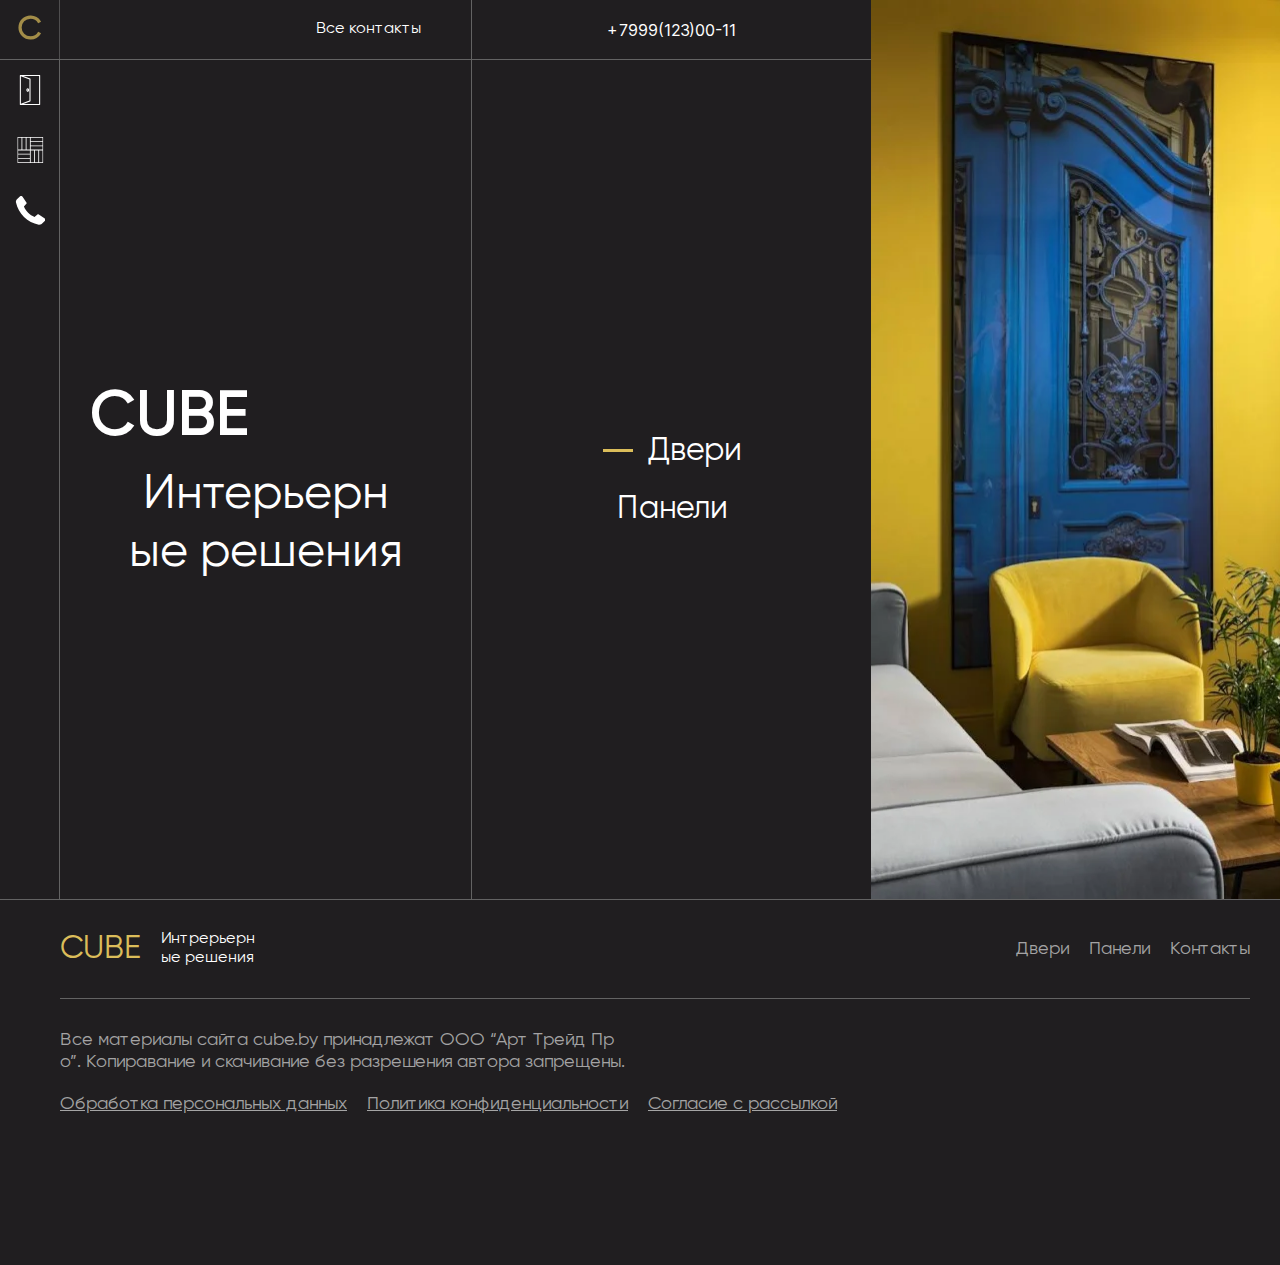
<file: index.html>
<!DOCTYPE html>
<html lang="ru">
 <head>
  <meta charset="UTF-8">
  <link rel="stylesheet" href="global/base.css">
  <meta name="viewport" content="width=device-width, initial-scale=1.0">
  <title>Cube - главная</title>
 </head>
 <body>
  <main>
   <section class="home">
    <div class="home__body">
     <div class="home__container">
      <header class="header">
      <div class="header__body">
       <a class="header__logo logo --link" href="#">
        <span>C</span>
       </a>
       <div class="header__menu">
        <nav class="header__navigation">
         <ul class="header__list">
          <li class="header__list-item">
           <a class="header__link" href="#">
            <span>Все контакты</span>
           </a>
          </li>
         </ul>
        </nav>
       </div>
       <div class="header__content">
        <button class="header__menu-button">
         <span class="header__menu-icon">
          <span></span>
         </span>
        </button>
       </div>
      </div>
      </header>
      <div class="home__wrapper">
      <div class="sidebar">
       <nav class="sidebar__navigation">
        <ul class="sidebar__list">
         <li class="sidebar__list-item">
          <a class="sidebar__button" href="pages/doors.html" data-tooltip="Двери">
           <span class="icon doors"></span>
           <span class="sidebar__icon-text">Двери</span>
          </a>
         </li>
         <li class="sidebar__list-item">
          <a class="sidebar__button" href="pages/panels.html" data-tooltip="Панели">
           <span class="icon panels"></span>
           <span class="sidebar__icon-text">Панели</span>
          </a>
         </li>
         <li class="sidebar__list-item">
          <a class="sidebar__button sidebar__phone-button" href="tel:+79991230011" data-tooltip="+79991230011" data-da=".header__content, 992, 2">
           <span class="sidebar__icon icon phone"></span>
          </a>
         </li>
        </ul>
       </nav>
      </div>
      <div class="home__content">
       <div class="home__content-wrapper">
        <h1 class="home__title title" data-tooltip="Панели">Cube</h1>
        <h2 class="home__description description">Интерьерные решения</h2>
       </div>
      </div>
      </div>      
     </div>
     <div class="home__sidebar">
      <div class="home__sidebar-header">
       <div class="home__phone" data-da=".header__content, 992, 0">
        <a class="home__phone-link" href="tel:+79991230011">
         <span>+7999(123)00-11</span>
        </a>
       </div>   
      </div>
      <nav class="home__navigation" data-da=".home__content, 992, 2">
       <ul class="home__list">
        <li class="home__list-item">
         <span class="home__link --open">
          <span>Двери</span>
         </span>
        </li>
        <li class="home__list-item">
         <a class="home__link" href="#">
          <span>Панели</span>
         </a>
        </li>
       </ul>
      </nav>
      <span></span>
     </div>
    </div>
   </section>
  </main>
  <footer class="footer">
   <div class="footer__body">
    <div class="footer__top">
     <div class="footer__logo logo">
      <span>CUBE</span>
      <span class="footer__logo-text">Интрерьерные решения</span>
     </div>
     <nav class="footer__navigation">
      <ul class="footer__list">
       <li class="footer__list-item">
        <a class="footer__link" href="#">
         <span>Двери</span>
        </a>
       </li>
       <li class="footer__list-item">
        <a class="footer__link" href="#">
         <span>Панели</span>
        </a>
       </li>
       <li class="footer__list-item">
        <a class="footer__link" href="#">
         <span>Контакты</span>
        </a>
       </li>
      </ul>
     </nav>
    </div>
    <div class="footer__bottom">
     <div class="footer__copyright">
      <span>
       Все материалы сайта cube.by принадлежат ООО “Арт Трейд Про”.
       Копиравание и скачивание без разрешения автора запрещены.
      </span>
     </div>
     <nav class="footer__navigation">
      <ul class="footer__list">
       <li class="footer__list-item">
        <a class="footer__copyright-link footer__link" href="#">
         <span>Обработка персональных данных</span>
        </a>
       </li>
       <li class="footer__list-item">
        <a class="footer__copyright-link footer__link" href="#">
         <span>Политика конфиденциальности</span>
        </a>
       </li>
       <li class="footer__list-item">
        <a class="footer__copyright-link footer__link" href="#">
         <span>Согласие с рассылкой</span>
        </a>
       </li>
      </ul>
     </nav>
    </div>
   </div>
  </footer>
  <script type="module" src="global/app.js"></script>
 </body>
</html>
</file>
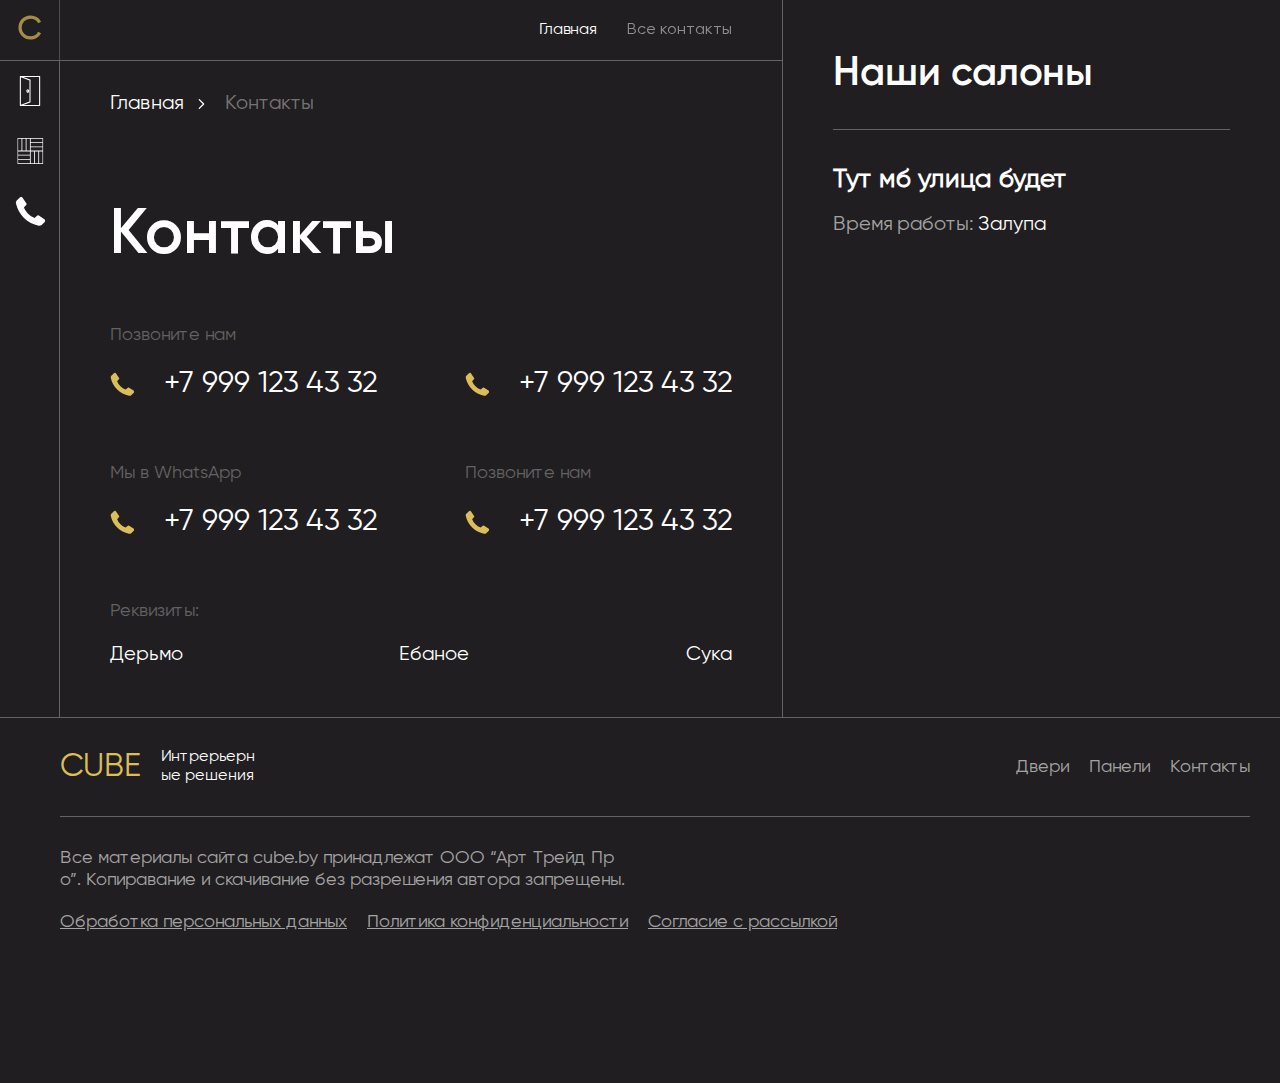
<file: pages/contacts.html>
<!DOCTYPE html>
 <html lang="ru">
 <head>
  <meta charset="UTF-8">
  <link rel="stylesheet" href="../global/base.css">
  <meta name="viewport" content="width=device-width, initial-scale=1.0">
  <title>Контакты</title>
 </head>
 <body>
  <main>
   <section class="contacts">
    <div class="contacts__body">
     <div class="contacts__container">
      <header class="header">
       <div class="header__body">
        <a class="header__logo logo --link" href="../index.html">
         <span>C</span>
        </a>
        <div class="header__menu">
         <nav class="header__navigation">
          <ul class="header__list">
           <li class="header__list-item">
             <a class="header__link" href="../index.html">
              <span>Главная</span>
             </a>
           </li>
           <li class="header__list-item">
            <span class="header__link --active">
             <span>Все контакты</span>
            </span>
           </li>
          </ul>
         </nav>
        </div>
        <div class="header__content">
         <button class="header__menu-button">
          <span class="header__menu-icon">
           <span></span>
          </span>
         </button>
        </div>
       </div>
      </header>
      <div class="contacts__wrapper">
       <div class="sidebar">
        <nav class="sidebar__navigation">
         <ul class="sidebar__list">
          <li class="sidebar__list-item">
           <a class="sidebar__button" href="doors.html" data-tooltip="Двери">
            <span class="icon doors"></span>
            <span class="sidebar__icon-text">Двери</span>
           </a>
          </li>
          <li class="sidebar__list-item">
           <a class="sidebar__button" href="panels.html" data-tooltip="Панели">
            <span class="icon panels"></span>
            <span class="sidebar__icon-text">Панели</span>
           </a>
          </li>
          <li class="sidebar__list-item">
           <a class="sidebar__button sidebar__phone-button" href="tel:+79991230011" data-tooltip="+79991230011" data-da=".header__content, 992, 2">
            <span class="sidebar__icon icon phone"></span>
           </a>
          </li>
         </ul>
        </nav>
       </div>
       <div class="contacts__wrapper-content">
        <ol class="breadcrumbs" aria-label="Навигация">
         <li class="breadcrumbs__item">
          <a class="breadcrumbs__link" href="../index.html">Главная</a>
         </li>
         <li class="breadcrumbs__item">
          <span class="breadcrumbs__link --active">Контакты</span>
         </li>
        </ol>
        <div class="contacts__content">
         <header class="contacts__content-header">
          <h1 class="title">Контакты</h1>
          <div class="contacts__content-main">
           <div class="contacts__row">
            <div class="contacts__column">
             <span class="contacts__title">Позвоните нам</span>
             <div class="contacts__row-main">
              <span class="contacts__icon icon phone"></span>
              <span>+7 999 123 43 32</span>
             </div>
            </div>
            <div class="contacts__column">
             <div class="contacts__row-main">
              <span class="contacts__icon icon phone"></span>
              <span>+7 999 123 43 32</span>
             </div>
            </div>
           </div>
           <div class="contacts__row">
            <div class="contacts__column">
             <span class="contacts__title">Мы в WhatsApp</span>
             <div class="contacts__row-main">
              <span class="contacts__icon icon phone"></span>
              <span>+7 999 123 43 32</span>
             </div>
            </div>
            <div class="contacts__column">
             <span class="contacts__title">Позвоните нам</span>
             <div class="contacts__row-main">
              <span class="contacts__icon icon phone"></span>
              <span>+7 999 123 43 32</span>
             </div>
            </div>
           </div>
          </div>
         </header>
         <footer class="contacts__content-footer">
          <div class="contacts__column">
           <span class="contacts__title">Реквизиты:</span>
           <div class="contacts__requisites">
            <span>Дерьмо</span>
            <span>Ебаное</span>
            <span>Сука</span>
           </div>
          </div>
         </footer>
        </div>       
       </div>
      </div>
     </div>
     <div class="contacts__info">
      <header class="contacts__info-header">
       <h2 class="contacts__info-title">Наши салоны</h2>
       <address class="contacts__address">
        <h3 class="contacts__address-title">Тут мб улица будет</h3>
        <div class="contacts__address-column">
         <div class="contacts__work-time">
          <h5 class="contacts__work-time-title">Время работы:</h5>
          <span>Залупа</span>
         </div>
        </div>
       </address>
      </header>
      <footer class="contacts__info-footer">
      </footer>
     </div>
    </div>
   </section>
  </main>
  <footer class="footer">
   <div class="footer__body">
    <div class="footer__top">
     <div class="footer__logo logo">
      <span>CUBE</span>
      <span class="footer__logo-text">Интрерьерные решения</span>
     </div>
     <nav class="footer__navigation">
      <ul class="footer__list">
       <li class="footer__list-item">
        <a class="footer__link" href="#">
         <span>Двери</span>
        </a>
       </li>
       <li class="footer__list-item">
        <a class="footer__link" href="#">
         <span>Панели</span>
        </a>
       </li>
       <li class="footer__list-item">
        <a class="footer__link" href="#">
         <span>Контакты</span>
        </a>
       </li>
      </ul>
     </nav>
    </div>
    <div class="footer__bottom">
     <div class="footer__copyright">
      <span>
       Все материалы сайта cube.by принадлежат ООО “Арт Трейд Про”.
       Копиравание и скачивание без разрешения автора запрещены.
      </span>
     </div>
     <nav class="footer__navigation">
      <ul class="footer__list">
       <li class="footer__list-item">
        <a class="footer__copyright-link footer__link" href="#">
         <span>Обработка персональных данных</span>
        </a>
       </li>
       <li class="footer__list-item">
        <a class="footer__copyright-link footer__link" href="#">
         <span>Политика конфиденциальности</span>
        </a>
       </li>
       <li class="footer__list-item">
        <a class="footer__copyright-link footer__link" href="#">
         <span>Согласие с рассылкой</span>
        </a>
       </li>
      </ul>
     </nav>
    </div>
   </div>
  </footer>
  <script src="https://api-maps.yandex.ru/2.1/&lang=ru_RU"></script>
  <script type="module" src="../global/app.js"></script>
 </body>
</html>
</file>
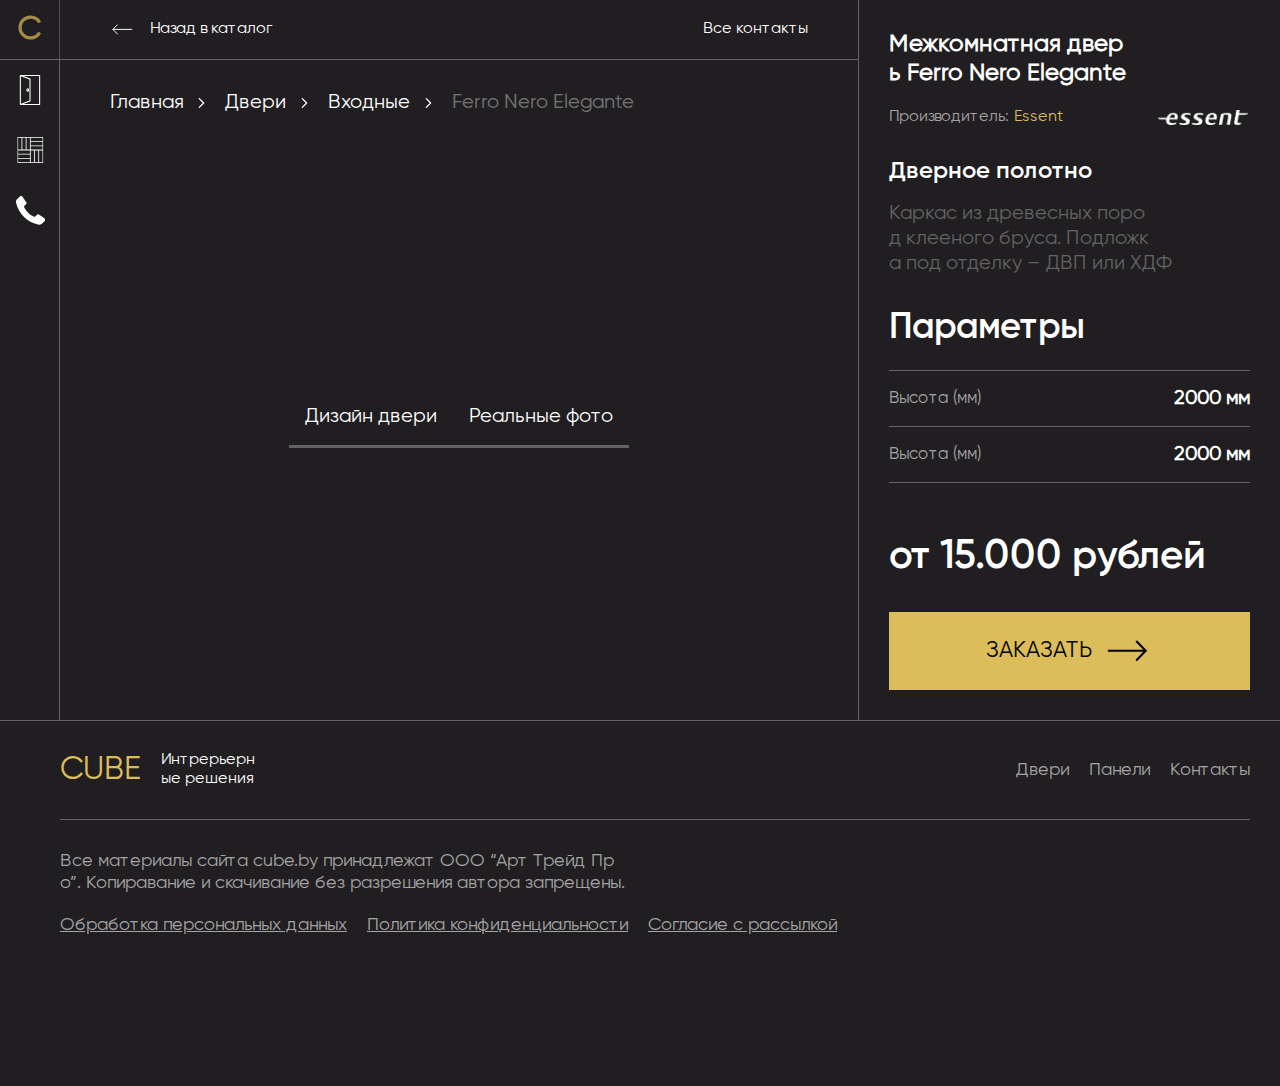
<file: pages/door-card.html>
<!DOCTYPE html>
<html lang="ru">
 <head>
  <meta charset="UTF-8">
  <link rel="stylesheet" href="../global/base.css">
  <meta name="viewport" content="width=device-width, initial-scale=1.0">
  <title>Cube - карточка двери</title>
 </head>
 <body>
  <main>
   <section class="door-card">
    <div class="door-card__body">
     <div class="door-card__container">
      <header class="header">
       <div class="header__body">
        <a class="header__logo logo --link" href="../index.html">
         <span>C</span>
        </a>
        <div class="header__menu">
        <a class="header__link header__catalog" href="doors.html">
         <span class="icon main-arrow-left"></span>
         <span>Назад в каталог</span>
        </a>
         <nav class="header__navigation">
          <ul class="header__list">
           <li class="header__list-item">
            <a class="header__link" href="contacts.html">
             <span>Все контакты</span>
            </a>
           </li>
          </ul>
         </nav>
        </div>
        <div class="header__content">
         <button class="header__menu-button">
          <span class="header__menu-icon">
           <span></span>
          </span>
         </button>
        </div>
       </div>
      </header>
      <div class="door-card__wrapper">
       <div class="sidebar">
         <nav class="sidebar__navigation">
          <ul class="sidebar__list">
           <li class="sidebar__list-item">
            <a class="sidebar__button" href="doors.html" data-tooltip="Двери">
             <span class="icon doors"></span>
             <span class="sidebar__icon-text">Двери</span>
            </a>
           </li>
           <li class="sidebar__list-item">
            <a class="sidebar__button" href="panels.html" data-tooltip="Панели">
             <span class="icon panels"></span>
             <span class="sidebar__icon-text">Панели</span>
            </a>
           </li>
           <li class="sidebar__list-item">
            <a class="sidebar__button sidebar__phone-button" href="tel:+79991230011" data-tooltip="+79991230011" data-da=".header__content, 992, 2">
             <span class="sidebar__icon icon phone"></span>
            </a>
           </li>
          </ul>
         </nav>
       </div>
       <div class="door-card__wrapper-content">
        <ol class="breadcrumbs" aria-label="Навигация">
         <li class="breadcrumbs__item">
          <a class="breadcrumbs__link" href="../index.html">Главная</a>
         </li>
         <li class="breadcrumbs__item">
          <a class="breadcrumbs__link" href="../pages/doors.html">Двери</a>
         </li>
         <li class="breadcrumbs__item">
          <a class="breadcrumbs__link" href="../pages/doors.html">Входные</a>
         </li>
         <li class="breadcrumbs__item">
          <span class="breadcrumbs__link --active">Ferro Nero Elegante</span>
         </li>
        </ol>
        <div class="door-card__content">
         <div class="door-card__tabs">
          <nav class="door-card__tabs-navigation">
           <ul class="door-card__tabs-list">
            <li class="door-card__tabs-list-item">
             <a class="door-card__tab-button" href="#door-card__tab-01">
              <span>Дизайн двери</span>
             </a>
            </li>
            <li class="door-card__tabs-list-item">
             <a class="door-card__tab-button" href="#door-card__tab-02">
              <span>Реальные фото</span>
             </a>              
            </li>
           </ul>
          </nav>
          <div class="door-card__tabs-body">
           <div id="door-card__tab-01" class="door-card__tab">
            <img class="door-card__tab-image" src="../src/images/statics/door-card/Krona.png.png" alt="">
           </div>
           <div id="door-card__tab-02" class="door-card__tab">
            <span>тут типо твоё фото</span>
           </div>
          </div>
         </div>
        </div>       
       </div>
      </div>           
     </div>
     <div class="door-card__info">
      <header class="door-card__info-header" data-da=".door-card__content, 992, 0">
       <h2 class="door-card__info-title">Межкомнатная дверь Ferro Nero Elegante</h2>
       <div class="door-card__info-producer">
        <div class="door-card__info-row">
         <span>Производитель:</span>
         <span class="door-card__info-company">Essent</span>
        </div>
        <img class="door-card__company-image" src="../src/images/statics/doors-type/essent.webp" alt="">
       </div>
      </header>
      <div class="door-card__info-main">
       <h3 class="door-card__info-main-title">Дверное полотно</h3>
       <h6 class="door-card__info-main-description">
        Каркас из древесных пород клееного бруса. 
        Подложка под отделку – ДВП или ХДФ
       </h6>
      </div>
      <footer class="door-card__footer">
       <div class="doors-card__parameters">
        <header class="doors-card__parameters-header">
         <h2>Параметры</h2>
        </header>
        <ol class="doors-card__parameters-list">
         <li class="doors-card__parameters-list-item">
          <div class="doors-card__parameter">
           <h5 class="doors-card__parameter-title">Высота (мм)</h5>
           <strong>2000 мм</strong>
          </div>
         </li>
         <li class="doors-card__parameters-list-item">
          <div class="doors-card__parameter">
           <h5 class="doors-card__parameter-title">Высота (мм)</h5>
           <strong>2000 мм</strong>
          </div>
         </li>
        </ol>
       </div>
       <div class="door-card__price">
        <strong class="door-card__price-number">От 15.000 рублей</strong>
        <a class="door-card__button button --yellow" href="#">
         <span>Заказать</span>
         <span class="door-card__button-icon icon main-arrow-right"></span>
        </a>
       </div>
      </footer>
     </div>
    </div>
   </section>
  </main>
  <footer class="footer">
   <div class="footer__body">
    <div class="footer__top">
     <div class="footer__logo logo">
      <span>CUBE</span>
      <span class="footer__logo-text">Интрерьерные решения</span>
     </div>
     <nav class="footer__navigation">
      <ul class="footer__list">
       <li class="footer__list-item">
        <a class="footer__link" href="#">
         <span>Двери</span>
        </a>
       </li>
       <li class="footer__list-item">
        <a class="footer__link" href="#">
         <span>Панели</span>
        </a>
       </li>
       <li class="footer__list-item">
        <a class="footer__link" href="#">
         <span>Контакты</span>
        </a>
       </li>
      </ul>
     </nav>
    </div>
    <div class="footer__bottom">
     <div class="footer__copyright">
      <span>
       Все материалы сайта cube.by принадлежат ООО “Арт Трейд Про”.
       Копиравание и скачивание без разрешения автора запрещены.
      </span>
     </div>
     <nav class="footer__navigation">
      <ul class="footer__list">
       <li class="footer__list-item">
        <a class="footer__copyright-link footer__link" href="#">
         <span>Обработка персональных данных</span>
        </a>
       </li>
       <li class="footer__list-item">
        <a class="footer__copyright-link footer__link" href="#">
         <span>Политика конфиденциальности</span>
        </a>
       </li>
       <li class="footer__list-item">
        <a class="footer__copyright-link footer__link" href="#">
         <span>Согласие с рассылкой</span>
        </a>
       </li>
      </ul>
     </nav>
    </div>
   </div>
  </footer>
  <script type="module" src="../global/app.js"></script>
 </body>
</html>
</file>
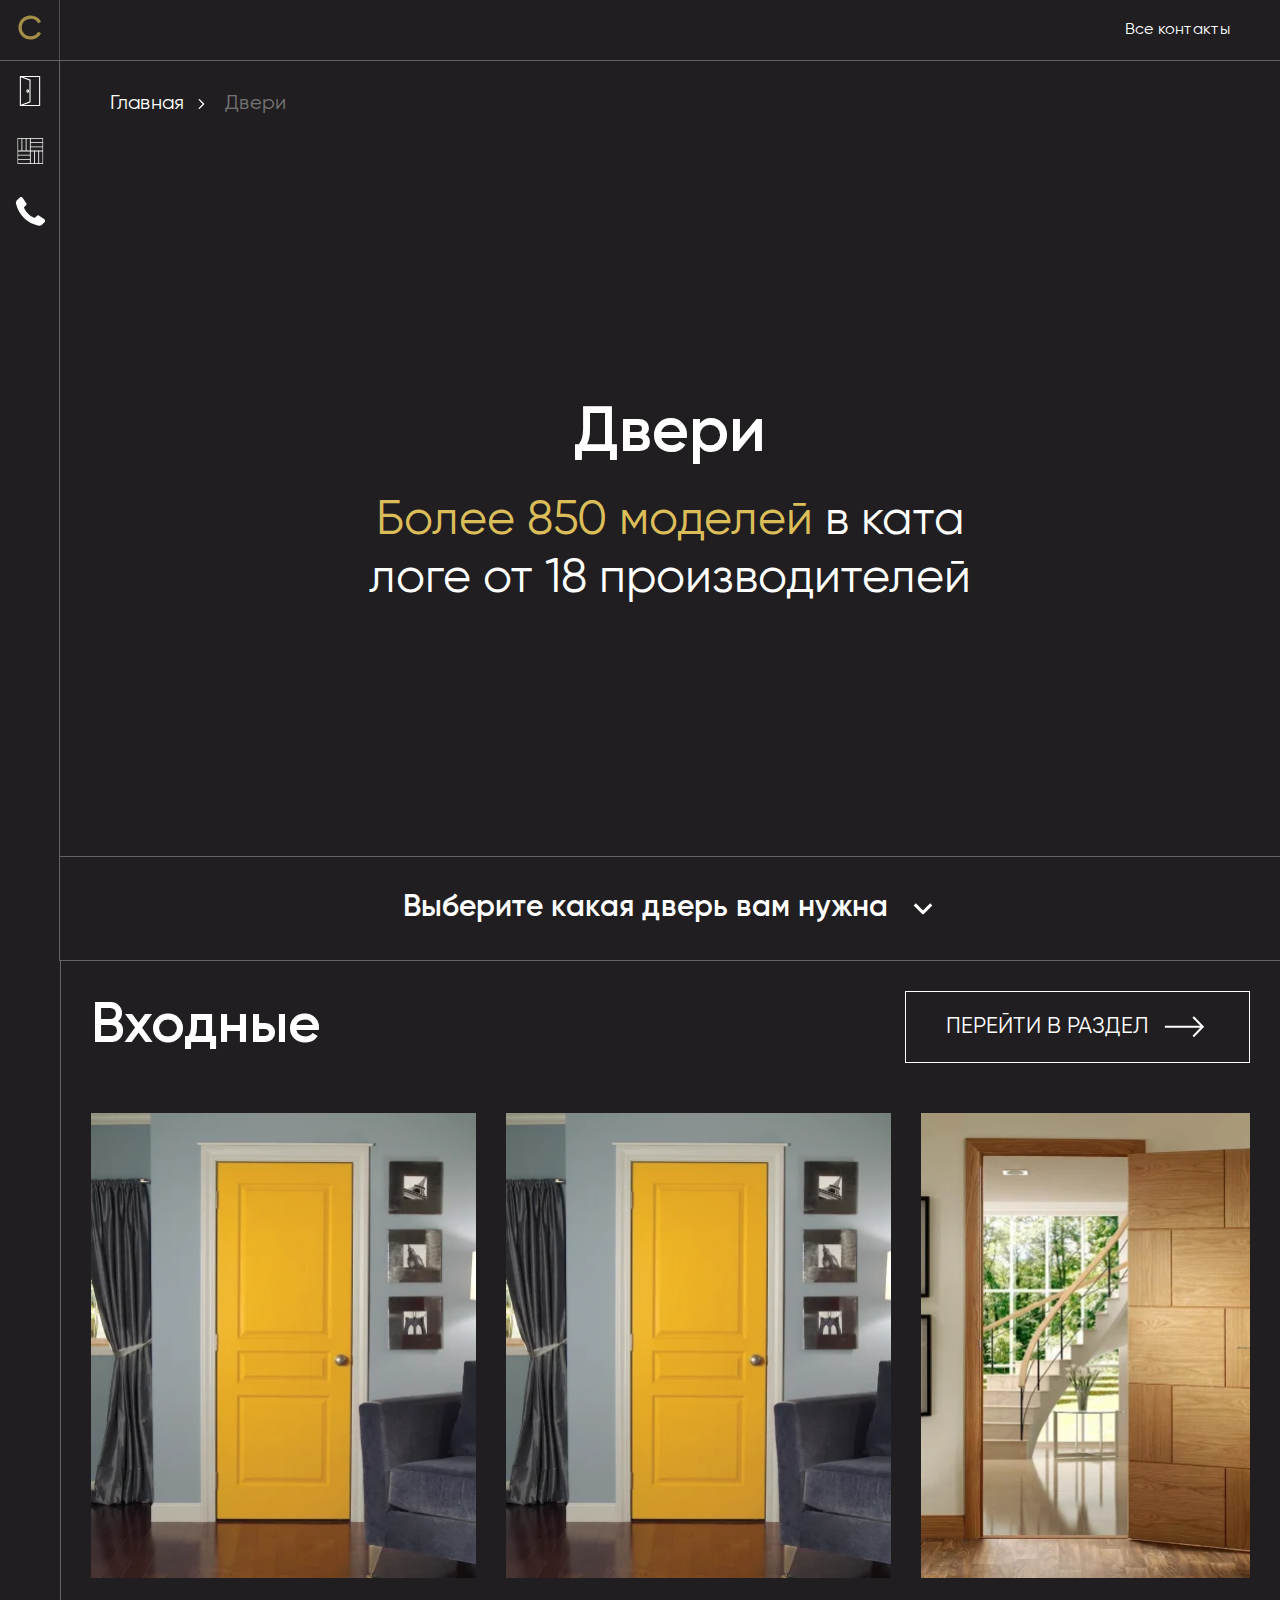
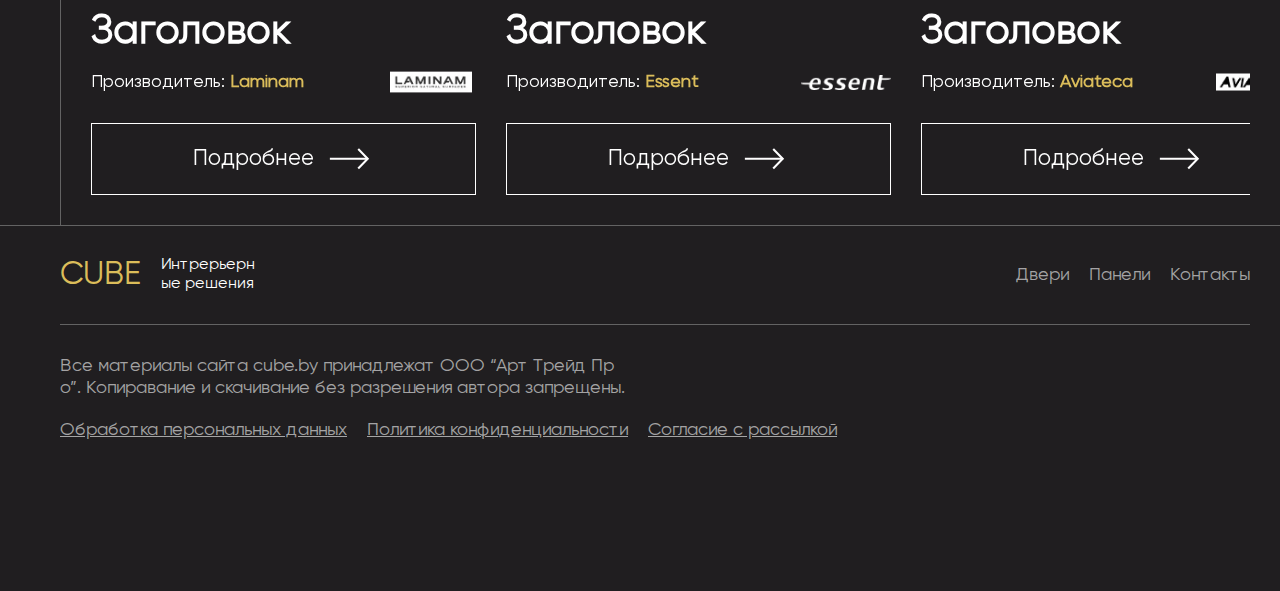
<file: pages/doors.html>
<!DOCTYPE html>
<html lang="ru">
 <head>
  <meta charset="UTF-8">
  <link rel="stylesheet" href="../global/base.css">
  <meta name="viewport" content="width=device-width, initial-scale=1.0">
  <title>Cube - двери</title>
 </head>
 <body>
  <header class="header">
   <div class="header__body">
    <a class="header__logo logo --link" href="../index.html">
     <span>C</span>
    </a>
    <div class="header__menu">
     <nav class="header__navigation">
      <ul class="header__list">
       <li class="header__list-item">
        <a class="header__link" href="contacts.html">
         <span>Все контакты</span>
        </a>
       </li>
      </ul>
     </nav>
    </div>
    <div class="header__content">
     <button class="header__menu-button">
      <span class="header__menu-icon">
       <span></span>
      </span>
     </button>
    </div>
   </div>
  </header>
  <main>
   <section class="doors">
    <div class="doors__body">
     <div class="sidebar">
      <nav class="sidebar__navigation">
       <ul class="sidebar__list">
        <li class="sidebar__list-item">
         <a class="sidebar__button" href="doors.html" data-tooltip="Двери">
          <span class="icon doors"></span>
          <span class="sidebar__icon-text">Двери</span>
         </a>
        </li>
        <li class="sidebar__list-item">
         <a class="sidebar__button" href="panels.html" data-tooltip="Панели">
          <span class="icon panels"></span>
          <span class="sidebar__icon-text">Панели</span>
         </a>
        </li>
        <li class="sidebar__list-item">
         <a class="sidebar__button sidebar__phone-button" href="tel:+79991230011" data-tooltip="+79991230011" data-da=".header__content, 992, 2">
          <span class="sidebar__icon icon phone"></span>
         </a>
        </li>
       </ul>
      </nav>
     </div>
     <div class="doors__wrapper">
      <ol class="breadcrumbs" aria-label="Навигация">
       <li class="breadcrumbs__item">
        <a class="breadcrumbs__link" href="../index.html">Главная</a>
       </li>
       <li class="breadcrumbs__item">
        <span class="breadcrumbs__link --active">Двери</span>
       </li>
      </ol>
      <div class="doors__content">
       <h1 class="doors__title title">Двери</h1>
       <h2 class="doors__description description">
        <mark class="mark">Более 850 моделей</mark> в каталоге от 18 производителей
       </h2>
      </div>
      <div class="doors__select">
       <div class="doors__select-content">
        <span>Выберите какая дверь вам нужна</span>
        <span class="icon short-arrow-down"></span>
       </div>
      </div>
     </div>
    </div>
   </section>
   <section class="doors-type">
    <div class="doors-type__body">
     <div class="doors-type__content">
      <header class="doors-type__header">
       <h2 class="doors-type__title">Входные</h2>
       <a class="doors-type__button button" href="#">
        <span>Перейти в раздел</span>
        <span class="button__icon icon main-arrow-right"></span>
       </a>
      </header>
      <div class="doors-type__slider swiper">
       <ul class="doors-type__list swiper-wrapper">
        <li class="doors-type__list-item swiper-slide">
         <div class="doors-type__card">
          <header class="doors-type__card-header">
           <img class="doors-type__card-image-preview" src="../src/images/statics/doors-type/doors--1.webp" alt="">
          </header>
          <div class="doors-type__card-main">
           <h4 class="doors-type__card-title">Заголовок</h4>
           <div class="doors-type__card-info">
            <div class="doors-type__card-producer">
             <span>Производитель:</span>
             <b class="doors-type__card-producer-name">Laminam</b>
            </div>
            <img class="doors-type__card-producer-image" src="../src/images/statics/doors-type/laminam.webp" alt="">
           </div>
          </div>
          <footer class="doors-type__card-footer">
           <a class="button" href="door-card.html">
            <span>Подробнее</span>
            <span class="button__icon icon main-arrow-right"></span>
           </a>
          </footer>
         </div>
        </li>
        <li class="doors-type__list-item swiper-slide">
         <div class="doors-type__card">
          <header class="doors-type__card-header">
           <img class="doors-type__card-image-preview" src="../src/images/statics/doors-type/doors--1.webp" alt="">
          </header>
          <div class="doors-type__card-main">
           <h4 class="doors-type__card-title">Заголовок</h4>
           <div class="doors-type__card-info">
            <div class="doors-type__card-producer">
             <span>Производитель:</span>
             <b class="doors-type__card-producer-name">Essent</b>
            </div>
            <img class="doors-type__card-producer-image" src="../src/images/statics/doors-type/essent.webp" alt="">
           </div>
          </div>
          <footer class="doors-type__card-footer">
           <a class="button" href="door-card.html">
            <span>Подробнее</span>
            <span class="button__icon icon main-arrow-right"></span>
           </a>
          </footer>
         </div>
        </li>
        <li class="doors-type__list-item swiper-slide">
         <div class="doors-type__card">
          <header class="doors-type__card-header">
           <img class="doors-type__card-image-preview" src="../src/images/statics/doors-type/doors--2.webp" alt="">
          </header>
          <div class="doors-type__card-main">
           <h4 class="doors-type__card-title">Заголовок</h4>
           <div class="doors-type__card-info">
            <div class="doors-type__card-producer">
             <span>Производитель:</span>
             <b class="doors-type__card-producer-name">Aviateca</b>
            </div>
            <img class="doors-type__card-producer-image" src="../src/images/statics/doors-type/aviateca.webp" alt="">
           </div>
          </div>
          <footer class="doors-type__card-footer">
           <a class="button" href="door-card.html">
            <span>Подробнее</span>
            <span class="button__icon icon main-arrow-right"></span>
           </a>
          </footer>
         </div>
        </li>
        <li class="doors-type__list-item swiper-slide">
         <div class="doors-type__card">
          <header class="doors-type__card-header">
           <img class="doors-type__card-image-preview" src="../src/images/statics/doors-type/doors--3.webp" alt="">
          </header>
          <div class="doors-type__card-main">
           <h4 class="doors-type__card-title">Заголовок</h4>
           <div class="doors-type__card-info">
            <div class="doors-type__card-producer">
             <span>Производитель:</span>
             <b class="doors-type__card-producer-name">Repsol</b>
            </div>
            <img class="doors-type__card-producer-image" src="../src/images/statics/doors-type/repsolypf.webp" alt="">
           </div>
          </div>
          <footer class="doors-type__card-footer">
           <a class="button" href="door-card.html">
            <span>Подробнее</span>
            <span class="button__icon icon main-arrow-right"></span>
           </a>
          </footer>
         </div>
        </li>
        <li class="doors-type__list-item swiper-slide">
         <div class="doors-type__card">
          <header class="doors-type__card-header">
           <img class="doors-type__card-image-preview" src="../src/images/statics/doors-type/doors--4.webp" alt="">
          </header>
          <div class="doors-type__card-main">
           <h4 class="doors-type__card-title">Заголовок</h4>
           <div class="doors-type__card-info">
            <div class="doors-type__card-producer">
             <span>Производитель:</span>
             <b class="doors-type__card-producer-name">Laminam</b>
            </div>
            <img class="doors-type__card-producer-image" src="../src/images/statics/doors-type/repsolypf.webp" alt="">
           </div>
          </div>
          <footer class="doors-type__card-footer">
           <a class="button" href="door-card.html">
            <span>Подробнее</span>
            <span class="button__icon icon main-arrow-right"></span>
           </a>
          </footer>
         </div>
        </li>
       </ul>
      </div>      
     </div>
    </div>
   </section>
  </main>
  <footer class="footer">
   <div class="footer__body">
    <div class="footer__top">
     <div class="footer__logo logo">
      <span>CUBE</span>
      <span class="footer__logo-text">Интрерьерные решения</span>
     </div>
     <nav class="footer__navigation">
      <ul class="footer__list">
       <li class="footer__list-item">
        <a class="footer__link" href="#">
         <span>Двери</span>
        </a>
       </li>
       <li class="footer__list-item">
        <a class="footer__link" href="#">
         <span>Панели</span>
        </a>
       </li>
       <li class="footer__list-item">
        <a class="footer__link" href="#">
         <span>Контакты</span>
        </a>
       </li>
      </ul>
     </nav>
    </div>
    <div class="footer__bottom">
     <div class="footer__copyright">
      <span>
       Все материалы сайта cube.by принадлежат ООО “Арт Трейд Про”.
       Копиравание и скачивание без разрешения автора запрещены.
      </span>
     </div>
     <nav class="footer__navigation">
      <ul class="footer__list">
       <li class="footer__list-item">
        <a class="footer__copyright-link footer__link" href="#">
         <span>Обработка персональных данных</span>
        </a>
       </li>
       <li class="footer__list-item">
        <a class="footer__copyright-link footer__link" href="#">
         <span>Политика конфиденциальности</span>
        </a>
       </li>
       <li class="footer__list-item">
        <a class="footer__copyright-link footer__link" href="#">
         <span>Согласие с рассылкой</span>
        </a>
       </li>
      </ul>
     </nav>
    </div>
   </div>
  </footer>
  <script src="../src/libraries/swiper/swiper.min.js"></script>
  <script type="module" src="../global/app.js"></script>
 </body>
</html>
</file>
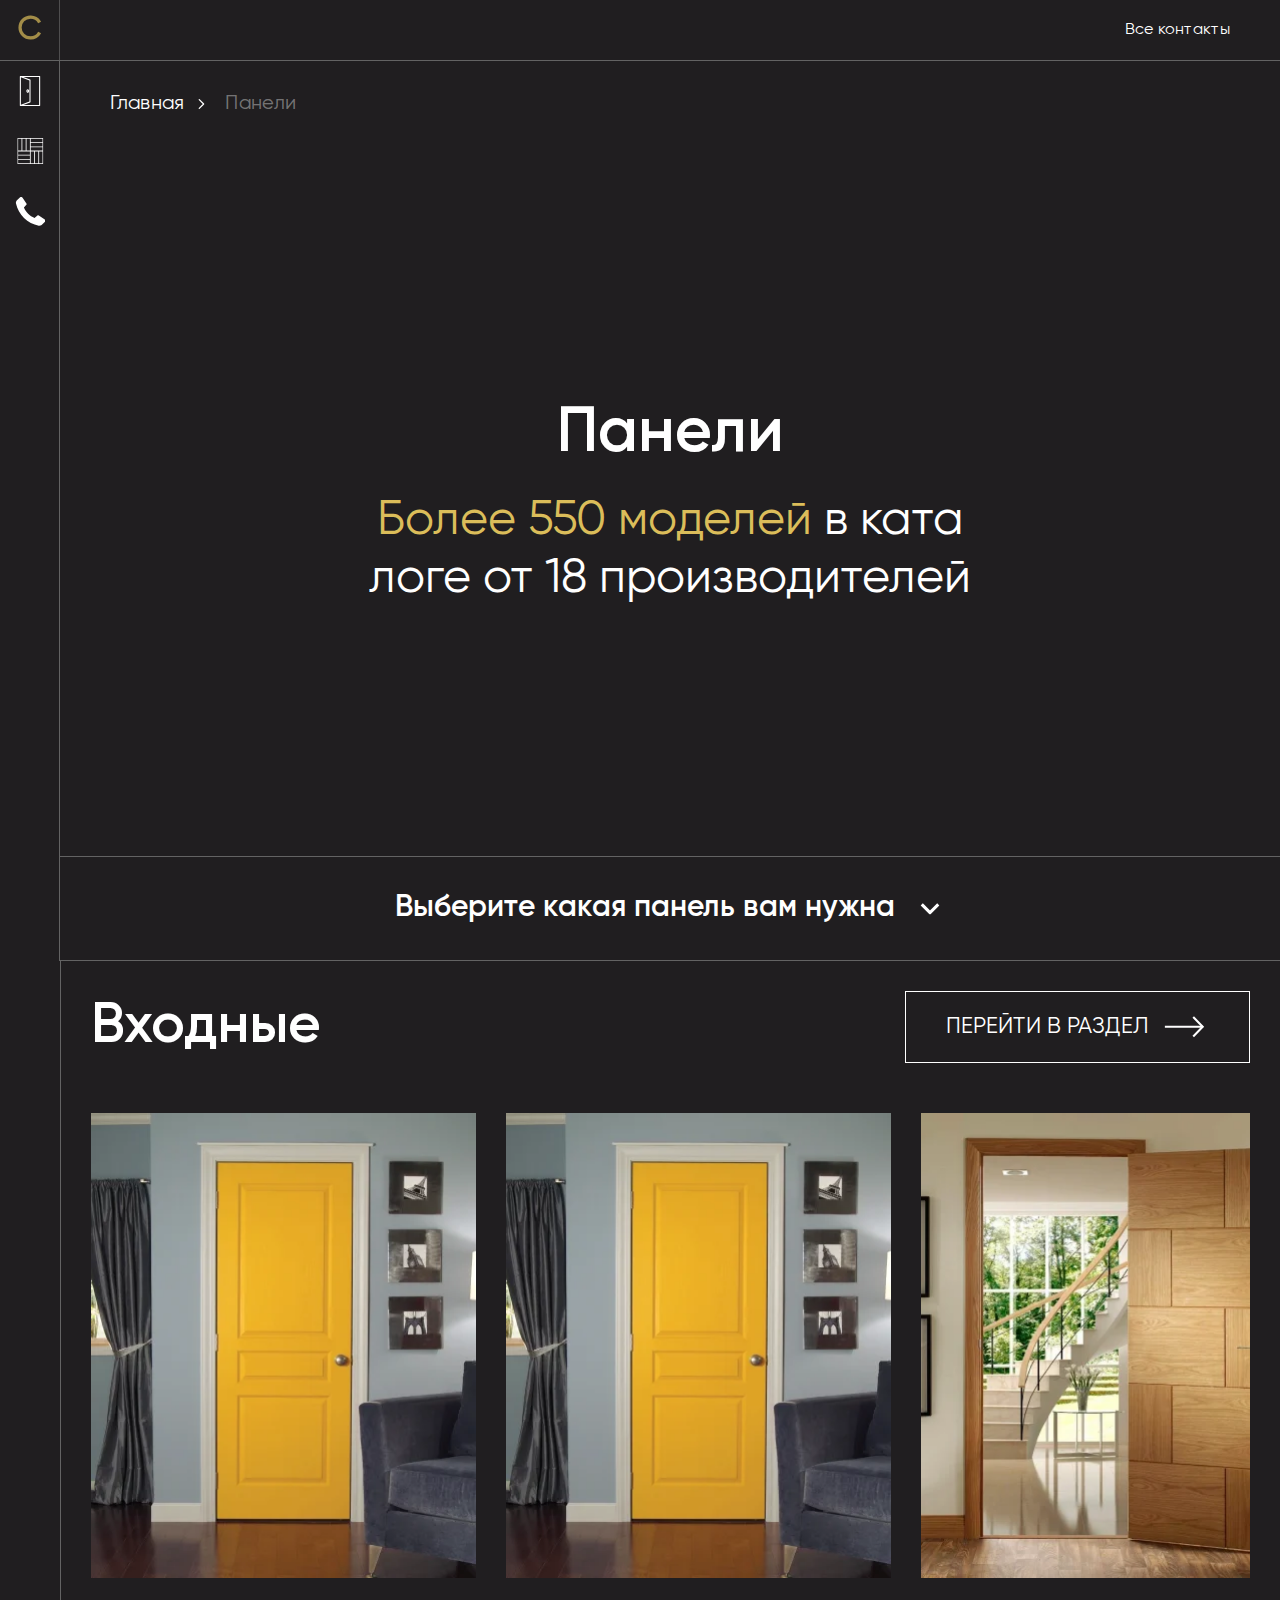
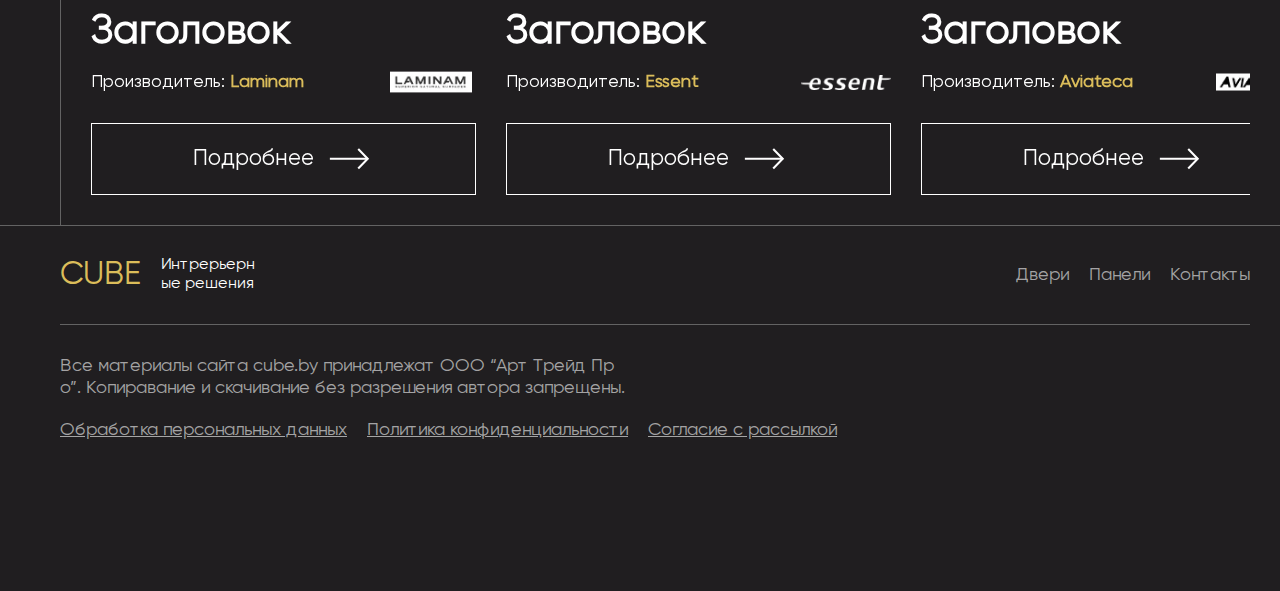
<file: pages/panels.html>
<!DOCTYPE html>
<html lang="ru">
 <head>
  <meta charset="UTF-8">
  <link rel="stylesheet" href="../global/base.css">
  <meta name="viewport" content="width=device-width, initial-scale=1.0">
  <title>Cube - двери</title>
 </head>
 <body>
  <header class="header">
   <div class="header__body">
    <a class="header__logo logo --link" href="../index.html">
     <span>C</span>
    </a>
    <div class="header__menu">
     <nav class="header__navigation">
      <ul class="header__list">
       <li class="header__list-item">
        <a class="header__link" href="contacts.html">
         <span>Все контакты</span>
        </a>
       </li>
      </ul>
     </nav>
    </div>
    <div class="header__content">
     <button class="header__menu-button">
      <span class="header__menu-icon">
       <span></span>
      </span>
     </button>
    </div>
   </div>
  </header>
  <main>
   <section class="doors">
    <div class="doors__body">
     <div class="sidebar">
      <nav class="sidebar__navigation">
       <ul class="sidebar__list">
        <li class="sidebar__list-item">
         <a class="sidebar__button" href="doors.html" data-tooltip="Двери">
          <span class="icon doors"></span>
          <span class="sidebar__icon-text">Двери</span>
         </a>
        </li>
        <li class="sidebar__list-item">
         <a class="sidebar__button" href="panels.html" data-tooltip="Панели">
          <span class="icon panels"></span>
          <span class="sidebar__icon-text">Панели</span>
         </a>
        </li>
        <li class="sidebar__list-item">
         <a class="sidebar__button sidebar__phone-button" href="tel:+79991230011" data-tooltip="+79991230011" data-da=".header__content, 992, 2">
          <span class="sidebar__icon icon phone"></span>
         </a>
        </li>
       </ul>
      </nav>
     </div>
     <div class="doors__wrapper">
      <ol class="breadcrumbs" aria-label="Навигация">
       <li class="breadcrumbs__item">
        <a class="breadcrumbs__link" href="../index.html">Главная</a>
       </li>
       <li class="breadcrumbs__item">
        <span class="breadcrumbs__link --active">Панели</span>
       </li>
      </ol>
      <div class="doors__content">
       <h1 class="doors__title title">Панели</h1>
       <h2 class="doors__description description">
        <mark class="mark">Более 550 моделей</mark> в каталоге от 18 производителей
       </h2>
      </div>
      <div class="doors__select">
       <div class="doors__select-content">
        <span>Выберите какая панель вам нужна</span>
        <span class="icon short-arrow-down"></span>
       </div>
      </div>
     </div>
    </div>
   </section>
   <section class="doors-type">
    <div class="doors-type__body">
     <div class="doors-type__content">
      <header class="doors-type__header">
       <h2 class="doors-type__title">Входные</h2>
       <a class="doors-type__button button" href="#">
        <span>Перейти в раздел</span>
        <span class="button__icon icon main-arrow-right"></span>
       </a>
      </header>
      <div class="doors-type__slider swiper">
       <ul class="doors-type__list swiper-wrapper">
        <li class="doors-type__list-item swiper-slide">
         <div class="doors-type__card">
          <header class="doors-type__card-header">
           <img class="doors-type__card-image-preview" src="../src/images/statics/doors-type/doors--1.webp" alt="">
          </header>
          <div class="doors-type__card-main">
           <h4 class="doors-type__card-title">Заголовок</h4>
           <div class="doors-type__card-info">
            <div class="doors-type__card-producer">
             <span>Производитель:</span>
             <b class="doors-type__card-producer-name">Laminam</b>
            </div>
            <img class="doors-type__card-producer-image" src="../src/images/statics/doors-type/laminam.webp" alt="">
           </div>
          </div>
          <footer class="doors-type__card-footer">
           <a class="button" href="#">
            <span>Подробнее</span>
            <span class="button__icon icon main-arrow-right"></span>
           </a>
          </footer>
         </div>
        </li>
        <li class="doors-type__list-item swiper-slide">
         <div class="doors-type__card">
          <header class="doors-type__card-header">
           <img class="doors-type__card-image-preview" src="../src/images/statics/doors-type/doors--1.webp" alt="">
          </header>
          <div class="doors-type__card-main">
           <h4 class="doors-type__card-title">Заголовок</h4>
           <div class="doors-type__card-info">
            <div class="doors-type__card-producer">
             <span>Производитель:</span>
             <b class="doors-type__card-producer-name">Essent</b>
            </div>
            <img class="doors-type__card-producer-image" src="../src/images/statics/doors-type/essent.webp" alt="">
           </div>
          </div>
          <footer class="doors-type__card-footer">
           <a class="button" href="#">
            <span>Подробнее</span>
            <span class="button__icon icon main-arrow-right"></span>
           </a>
          </footer>
         </div>
        </li>
        <li class="doors-type__list-item swiper-slide">
         <div class="doors-type__card">
          <header class="doors-type__card-header">
           <img class="doors-type__card-image-preview" src="../src/images/statics/doors-type/doors--2.webp" alt="">
          </header>
          <div class="doors-type__card-main">
           <h4 class="doors-type__card-title">Заголовок</h4>
           <div class="doors-type__card-info">
            <div class="doors-type__card-producer">
             <span>Производитель:</span>
             <b class="doors-type__card-producer-name">Aviateca</b>
            </div>
            <img class="doors-type__card-producer-image" src="../src/images/statics/doors-type/aviateca.webp" alt="">
           </div>
          </div>
          <footer class="doors-type__card-footer">
           <a class="button" href="#">
            <span>Подробнее</span>
            <span class="button__icon icon main-arrow-right"></span>
           </a>
          </footer>
         </div>
        </li>
        <li class="doors-type__list-item swiper-slide">
         <div class="doors-type__card">
          <header class="doors-type__card-header">
           <img class="doors-type__card-image-preview" src="../src/images/statics/doors-type/doors--3.webp" alt="">
          </header>
          <div class="doors-type__card-main">
           <h4 class="doors-type__card-title">Заголовок</h4>
           <div class="doors-type__card-info">
            <div class="doors-type__card-producer">
             <span>Производитель:</span>
             <b class="doors-type__card-producer-name">Repsol</b>
            </div>
            <img class="doors-type__card-producer-image" src="../src/images/statics/doors-type/repsolypf.webp" alt="">
           </div>
          </div>
          <footer class="doors-type__card-footer">
           <a class="button" href="#">
            <span>Подробнее</span>
            <span class="button__icon icon main-arrow-right"></span>
           </a>
          </footer>
         </div>
        </li>
        <li class="doors-type__list-item swiper-slide">
       <div class="doors-type__card">
        <header class="doors-type__card-header">
         <img class="doors-type__card-image-preview" src="../src/images/statics/doors-type/doors--4.webp" alt="">
        </header>
        <div class="doors-type__card-main">
         <h4 class="doors-type__card-title">Заголовок</h4>
         <div class="doors-type__card-info">
          <div class="doors-type__card-producer">
           <span>Производитель:</span>
           <b class="doors-type__card-producer-name">Laminam</b>
          </div>
          <img class="doors-type__card-producer-image" src="../src/images/statics/doors-type/repsolypf.webp" alt="">
         </div>
        </div>
        <footer class="doors-type__card-footer">
         <a class="button" href="#">
          <span>Подробнее</span>
          <span class="button__icon icon main-arrow-right"></span>
         </a>
        </footer>
       </div>
        </li>
       </ul>
      </div>      
     </div>
    </div>
   </section>
  </main>
  <footer class="footer">
   <div class="footer__body">
    <div class="footer__top">
     <div class="footer__logo logo">
      <span>CUBE</span>
      <span class="footer__logo-text">Интрерьерные решения</span>
     </div>
     <nav class="footer__navigation">
      <ul class="footer__list">
       <li class="footer__list-item">
        <a class="footer__link" href="#">
         <span>Двери</span>
        </a>
       </li>
       <li class="footer__list-item">
        <a class="footer__link" href="#">
         <span>Панели</span>
        </a>
       </li>
       <li class="footer__list-item">
        <a class="footer__link" href="#">
         <span>Контакты</span>
        </a>
       </li>
      </ul>
     </nav>
    </div>
    <div class="footer__bottom">
     <div class="footer__copyright">
      <span>
       Все материалы сайта cube.by принадлежат ООО “Арт Трейд Про”.
       Копиравание и скачивание без разрешения автора запрещены.
      </span>
     </div>
     <nav class="footer__navigation">
      <ul class="footer__list">
       <li class="footer__list-item">
        <a class="footer__copyright-link footer__link" href="#">
         <span>Обработка персональных данных</span>
        </a>
       </li>
       <li class="footer__list-item">
        <a class="footer__copyright-link footer__link" href="#">
         <span>Политика конфиденциальности</span>
        </a>
       </li>
       <li class="footer__list-item">
        <a class="footer__copyright-link footer__link" href="#">
         <span>Согласие с рассылкой</span>
        </a>
       </li>
      </ul>
     </nav>
    </div>
   </div>
  </footer>
  <script src="../src/libraries/swiper/swiper.min.js"></script>
  <script type="module" src="../global/app.js"></script>
 </body>
</html>
</file>
<file: global/base.css>
@import url("modern-normalize.css");

/* components */

@import url("../components/Header/Header.css");
@import url("../components/Logo/Logo.css");
@import url("../components/Sidebar/Sidebar.css");
@import url("../components/Title/Title.css");
@import url("../components/Description/Description.css");
@import url("../components/Footer/Footer.css");
@import url("../components/Breadcrumbs/Breadcrumbs.css");
@import url("../components/Mark/Mark.css");
@import url("../components/Button/Button.css");

/* components */

/* statics */

@import url("../statics/home/home.css");
@import url("../statics/doors/doors.css");
@import url("../statics/doors-type/doors-type.css");
@import url("../statics/door-card/door-card.css");
@import url("../statics/contacts/contacts.css");

/* statics */

/* libraries */

@import url("../src/libraries/swiper/swiper.min.css");

/* libraries */

@import url("../src/icons/icons.css");

@font-face {
  font-family: "Gilroy-Medium";
  src: url("../src/fonts/Gilroy/Gilroy-Medium.woff2");
}

@font-face {
  font-family: "Gilroy-Semibold";
  src: url("../src/fonts/Gilroy/Gilroy-Semibold.woff2");
}

@font-face {
  font-family: "Gilroy-Regular";
  src: url("../src/fonts/Gilroy/Gilroy-Regular.woff2");
}

@font-face {
  font-family: "Inter-Medium";
  src: url("../src/fonts/Inter/Inter-Medium.woff2");
}

@font-face {
  font-family: "Inter-Regular";
  src: url("../src/fonts/Inter/Inter-Regular.woff2");
}

@font-face {
  font-family: "Roboto-Medium";
  src: url("../src/fonts/Roboto/Roboto-Medium.woff2");
}

:root {
  --mainPadding: 30px;
  --grayColor: #636363;
  --headerHeight: 60px;
  --yellowColor: #DBBD5A;
  --mainTransformScale: 0.9;
  --homeSideBarWidth: 400px;
}

@media (max-width: 1100px) {
  :root {
    --homeSideBarWidth: 200px;
  }
}

html,
body {
  width: 100%;
  color: white;
  display: flex;
  overflow: auto;
  font-weight: 400;
  align-items: center;
  flex-direction: column;
  scroll-behavior: smooth;
  padding-block-end: 60px;
  justify-content: flex-start;
  background-color: #201E20;
  font-family: "Gilroy-Regular";
}

main {
  width: 100%;
}

html.--lock {
  overflow: hidden !important;
}

* {
  font-family: inherit;
  font-weight: inherit;
}

.container {
  width: 100%;
  max-width: 1200px;
}
</file>
